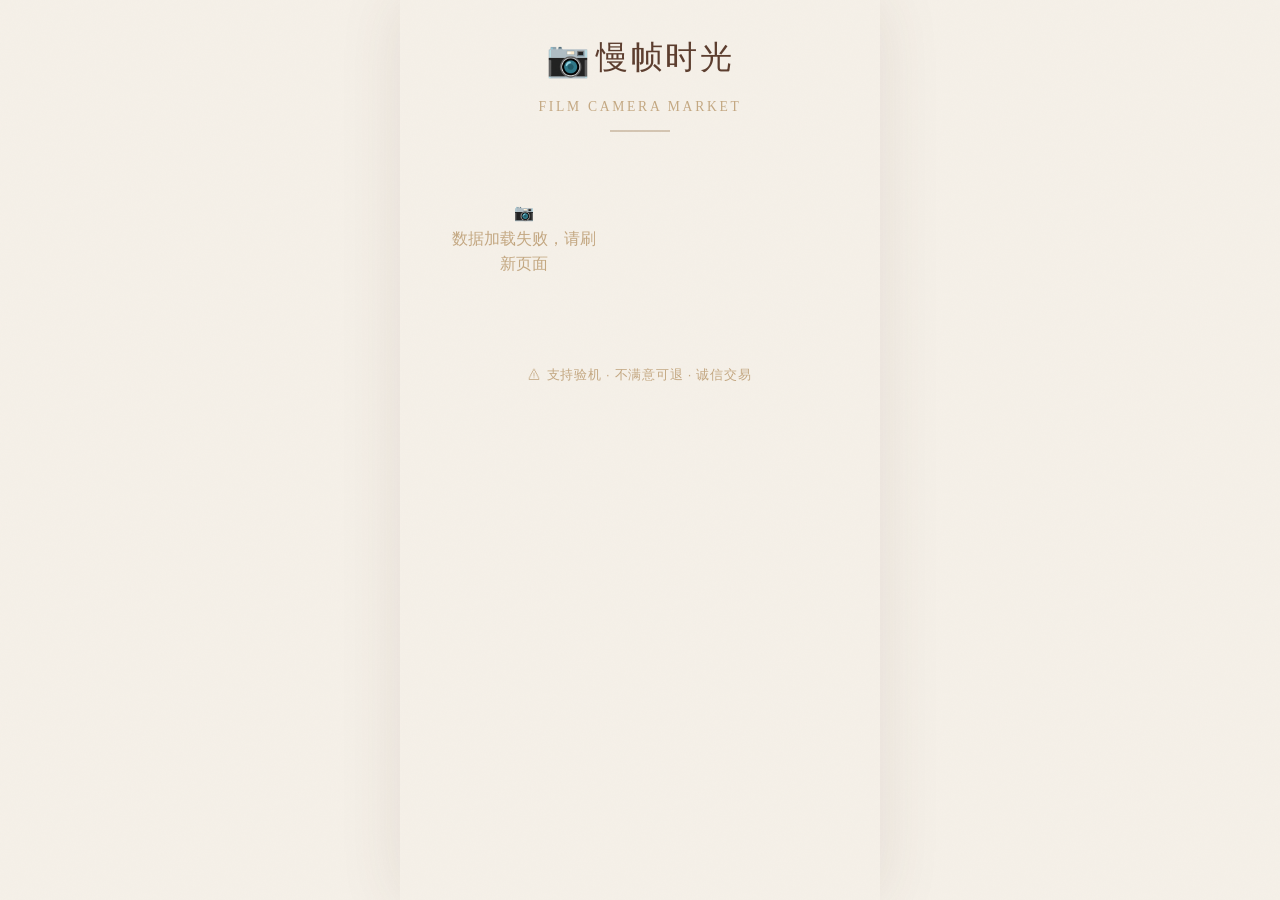
<file: index.html>
<!DOCTYPE html>
<html lang="zh-CN">
<head>
  <meta charset="UTF-8">
  <meta name="viewport" content="width=device-width, initial-scale=1.0, maximum-scale=1.0, user-scalable=no">
  <meta name="description" content="慢帧时光 — 胶片相机集市，精选二手胶片相机">
  <title>慢帧时光 film — 胶片相机集市</title>

  <link rel="stylesheet" href="css/style.css?v=20260819">
</head>
<body>

  <!-- ==============================
       Header — Logo & 网站标题
       ============================== -->
  <header class="site-header">
    <div class="site-logo">
      <span class="logo-icon">📷</span><span id="site-logo">慢帧时光</span>
    </div>
    <div class="site-subtitle" id="site-subtitle">film camera market</div>
    <hr class="header-divider">
  </header>

  <!-- ==============================
       导购问卷入口横幅（JS 动态渲染）
       ============================== -->
  <div id="quiz-banner" style="display:none"></div>

  <!-- ==============================
       问卷面板（JS 动态渲染）
       ============================== -->
  <div id="quiz-panel"></div>

  <!-- ==============================
       相机卡片列表（JS 动态渲染）
       ============================== -->
  <main class="camera-list" id="camera-list">
    <!-- 加载中占位 -->
    <div class="empty-state">📷 加载中...</div>
  </main>

  <!-- ==============================
       Footer — 底部声明
       ============================== -->
  <footer class="site-footer">
    ⚠ 支持验机 · 不满意可退 · 诚信交易
  </footer>

  <!-- ==============================
       JavaScript
       ============================== -->
  <!-- 1. 相机数据（你先改这个文件） -->
  <script src="js/cameras.js?v=20260819"></script>
  <!-- 2. 公共逻辑（渲染、轮播、复制等） -->
  <script src="js/main.js?v=20260819"></script>
</body>
</html>
</file>
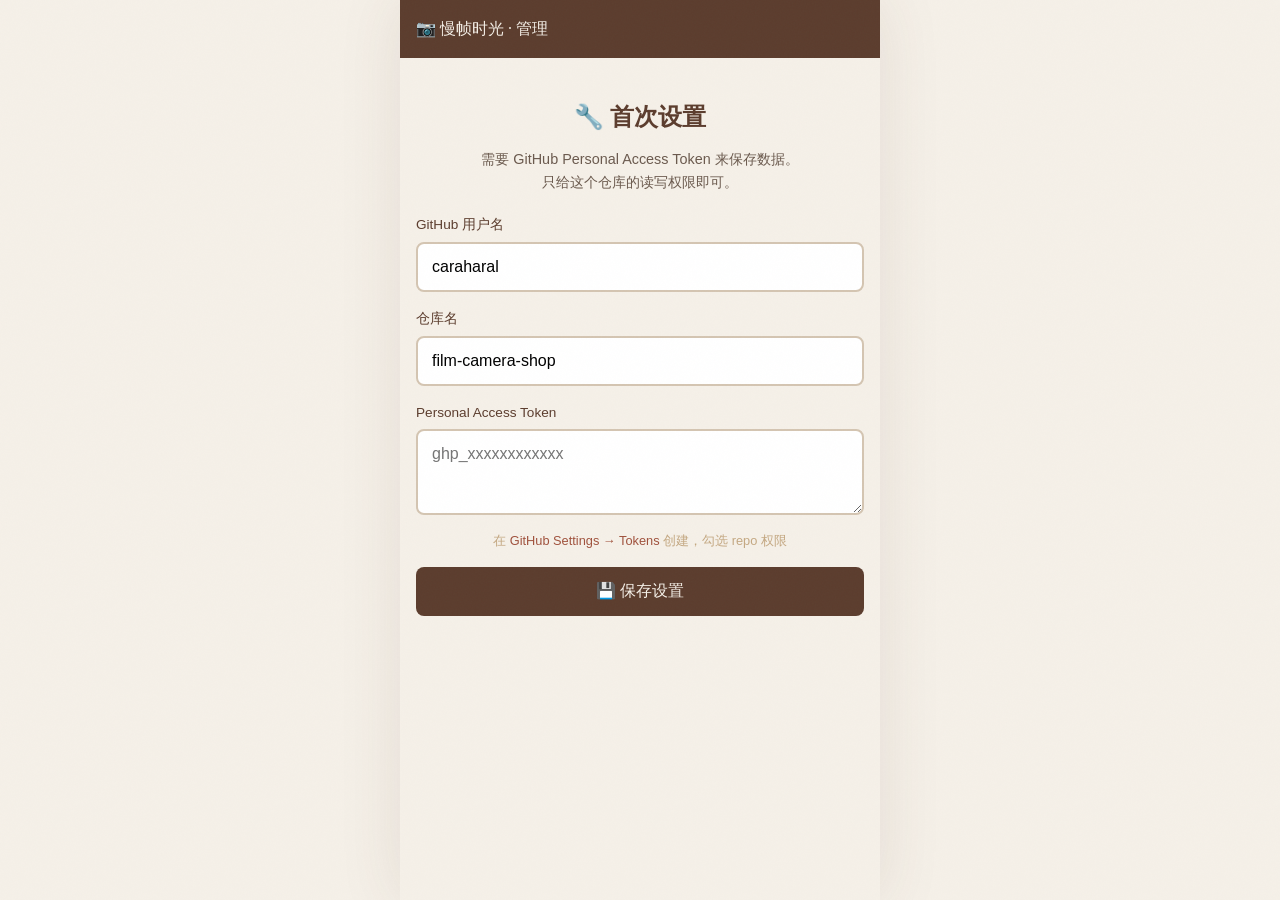
<file: admin.html>
<!DOCTYPE html>
<html lang="zh-CN">
<head>
  <meta charset="UTF-8">
  <meta name="viewport" content="width=device-width, initial-scale=1.0, maximum-scale=1.0, user-scalable=no">
  <title>管理后台 — 慢帧时光 film</title>


  <link rel="stylesheet" href="css/style.css?v=20260819">
</head>
<body>

  <!-- 顶栏 -->
  <header class="admin-header" id="admin-header">
    <div class="admin-header-left">📷 慢帧时光 · 管理</div>
    <div class="admin-header-actions" id="admin-actions" style="display:none">
      <button class="btn-admin btn-admin-preview" onclick="resetSettings()" style="background:transparent;color:#fff;border:1px solid rgba(255,255,255,0.5);margin-right:4px">🔧</button>
      <a class="btn-admin btn-admin-preview" href="index.html" target="_blank">预览</a>
      <button class="btn-admin btn-admin-publish" id="btn-publish">发布更新</button>
    </div>
  </header>

  <!-- 主内容区 -->
  <main id="admin-main"></main>

  <!-- Toast -->
  <div id="toast" class="toast"></div>

  <script src="js/cameras.js?v=20260819"></script>
  <script src="js/admin.js?v=20260819"></script>
</body>
</html>
</file>
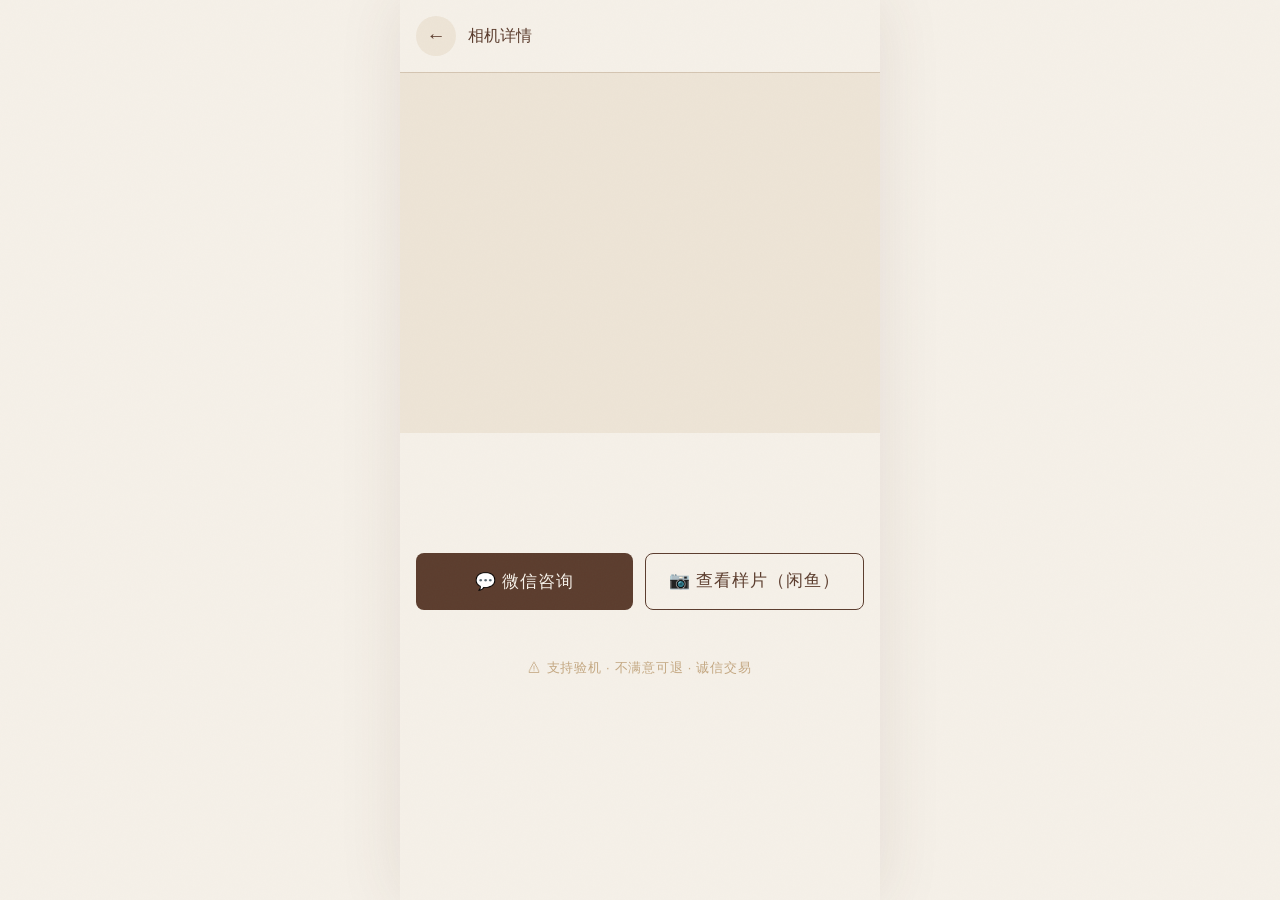
<file: detail.html>
<!DOCTYPE html>
<html lang="zh-CN">
<head>
  <meta charset="UTF-8">
  <meta name="viewport" content="width=device-width, initial-scale=1.0, maximum-scale=1.0, user-scalable=no">
  <meta name="description" content="相机详情 — 慢帧时光">
  <title>相机详情 — 慢帧时光 film</title>


  <link rel="stylesheet" href="css/style.css?v=20260819">
</head>
<body>

  <!-- ==============================
       Header — 返回按钮 + 相机名称
       ============================== -->
  <header class="detail-header">
    <a class="back-btn" href="index.html" aria-label="返回首页">←</a>
    <span class="detail-header-title" id="page-header-title">相机详情</span>
  </header>

  <!-- ==============================
       图片轮播（JS 动态渲染）
       ============================== -->
  <section class="carousel" id="carousel">
    <!-- JS 填充 -->
  </section>

  <!-- ==============================
       视频区域（无视频时自动隐藏）
       ============================== -->
  <section class="video-section" id="video-section">
    <!-- JS 填充 -->
  </section>

  <!-- ==============================
       机器信息：名称、品牌、成色
       ============================== -->
  <section class="info-section" id="info-section">
    <!-- JS 填充 -->
  </section>

  <!-- ==============================
       附件清单
       ============================== -->
  <section class="accessories-section" id="accessories-section">
    <!-- JS 填充 -->
  </section>

  <!-- ==============================
       详细描述
       ============================== -->
  <section class="description-section" id="description-section">
    <!-- JS 填充 -->
  </section>

  <!-- ==============================
       价格大字展示
       ============================== -->
  <section class="price-section" id="price-section">
    <!-- JS 填充 -->
  </section>

  <!-- ==============================
       操作按钮
       ============================== -->
  <section class="action-section">
    <button class="btn btn-wechat" id="btn-wechat">💬 微信咨询</button>
    <a class="btn btn-xianyu" id="btn-xianyu" target="_blank" rel="noopener noreferrer">📷 查看样片（闲鱼）</a>
  </section>

  <!-- ==============================
       Footer — 底部声明
       ============================== -->
  <footer class="site-footer">
    ⚠ 支持验机 · 不满意可退 · 诚信交易
  </footer>

  <!-- ==============================
       JavaScript
       ============================== -->
  <!-- 1. 相机数据 -->
  <script src="js/cameras.js?v=20260819"></script>
  <!-- 2. 公共逻辑 -->
  <script src="js/main.js?v=20260819"></script>
</body>
</html>
</file>
<file: css/style.css>
/**
 * ============================================================
 * 慢帧时光 film — 全局样式
 * 复古胶片感 · 移动端优先 · 暖色调
 * ============================================================
 */

/* ================================================================
   1. CSS 变量 & 设计令牌
   ================================================================ */
:root {
  /* 主色调 */
  --bg-cream:     #F5F0E8;   /* 页面背景 — 米白旧纸 */
  --bg-card:      #EDE4D6;   /* 卡片背景 — 浅黄褐 */
  --text-title:   #5C3D2E;   /* 标题 — 深咖 */
  --text-body:    #6B5A4E;   /* 正文 — 中褐 */
  --accent-price: #A0523D;   /* 价格强调 — 暗红/铁锈红 */
  --accent-tag:   #C4A882;   /* 成色标签 — 棕褐 */
  --border-line:  #D4C5B2;   /* 分隔线 — 浅棕 */
  --btn-primary:  #5C3D2E;   /* 主按钮 — 深咖 */
  --btn-text:     #F5F0E8;   /* 按钮文字 — 米白 */

  /* 间距 */
  --space-xs:  8px;
  --space-sm:  12px;
  --space-md:  16px;
  --space-lg:  24px;
  --space-xl:  32px;

  /* 圆角 */
  --radius-sm: 4px;
  --radius-md: 8px;
  --radius-lg: 12px;

  /* 字体 */
  --font-serif: 'Songti SC', 'STSongti', 'STSong', 'SimSun', 'Noto Serif SC', serif;
  --font-sans:  -apple-system, BlinkMacSystemFont, 'PingFang SC', 'Helvetica Neue', sans-serif;
}

/* ================================================================
   2. 基础重置
   ================================================================ */
*,
*::before,
*::after {
  box-sizing: border-box;
  margin: 0;
  padding: 0;
}

html {
  font-size: 16px;
  -webkit-text-size-adjust: 100%;
  -webkit-tap-highlight-color: transparent;
}

body {
  font-family: var(--font-sans);
  background-color: var(--bg-cream);
  color: var(--text-body);
  line-height: 1.6;
  min-height: 100vh;
  /* 页面最大宽度（移动端撑满，大屏居中） */
  max-width: 480px;
  margin: 0 auto;
  /* 噪点纹理叠层 */
  position: relative;
}

/* ================================================================
   3. 噪点/颗粒感纹理（全页叠层）
   ================================================================ */
body::after {
  content: '';
  position: fixed;
  inset: 0;
  z-index: 9999;
  pointer-events: none;
  /* SVG feTurbulence 生成的胶片颗粒噪点 */
  background-image: url('data:image/svg+xml;utf8,<svg xmlns="http://www.w3.org/2000/svg" width="200" height="200"><filter id="noise"><feTurbulence type="fractalNoise" baseFrequency="0.65" numOctaves="3" stitchTiles="stitch"/></filter><rect width="200" height="200" filter="url(%23noise)" opacity="0.5"/></svg>');
  opacity: 0.04;
}

/* ================================================================
   4. 排版
   ================================================================ */
h1, h2, h3, h4 {
  font-family: var(--font-serif);
  color: var(--text-title);
  font-weight: 600;
}

a {
  color: var(--accent-price);
  text-decoration: none;
}

img {
  display: block;
  max-width: 100%;
}

/* 图片加载失败时的占位样式 */
img:-moz-broken,
img:-moz-user-disabled {
  opacity: 0;
}
img::before {
  /* 占位：暖色背景 */
  display: block;
  content: '';
  background: var(--bg-card);
  min-height: 200px;
}

/* ================================================================
   5. 首页 — Header
   ================================================================ */
.site-header {
  text-align: center;
  padding: var(--space-xl) var(--space-md) var(--space-lg);
  position: relative;
}

.site-logo {
  font-family: var(--font-serif);
  font-size: 2rem;
  color: var(--text-title);
  letter-spacing: 0.08em;
  margin-bottom: var(--space-xs);
}

.site-logo .logo-icon {
  display: inline-block;
  font-size: 2.2rem;
  margin-right: 4px;
  vertical-align: -3px;
}

.site-subtitle {
  font-family: var(--font-serif);
  font-size: 0.85rem;
  color: var(--accent-tag);
  text-transform: uppercase;
  letter-spacing: 0.2em;
  margin-bottom: var(--space-sm);
}

.header-divider {
  display: block;
  width: 60px;
  height: 2px;
  background: var(--border-line);
  margin: var(--space-sm) auto;
  border: none;
}

/* ================================================================
   6. 首页 — 相机卡片列表
   ================================================================ */
.camera-list {
  padding: 0 var(--space-md) var(--space-xl);
}

/* 无相机时的提示 */
.empty-state {
  text-align: center;
  padding: var(--space-xl);
  color: var(--accent-tag);
  font-family: var(--font-serif);
}

/* ---- 单张卡片 ---- */
.camera-card {
  display: block;
  background: var(--bg-card);
  border-radius: var(--radius-lg);
  overflow: hidden;
  margin-bottom: var(--space-md);
  /* 冲印照片纸阴影 */
  box-shadow:
    0 2px 4px  rgba(92, 61, 46, 0.08),
    0 6px 16px rgba(92, 61, 46, 0.06);
  transition: transform 0.25s ease, box-shadow 0.25s ease;
  cursor: pointer;
}

.camera-card:hover {
  transform: translateY(-3px);
  box-shadow:
    0 4px 8px  rgba(92, 61, 46, 0.12),
    0 10px 24px rgba(92, 61, 46, 0.10);
}

.camera-card:active {
  transform: translateY(-1px);
}

.card-image-wrap {
  width: 100%;
  aspect-ratio: 4 / 3;
  overflow: hidden;
  background: var(--border-line);
  position: relative;
}

.card-image-wrap img {
  width: 100%;
  height: 100%;
  object-fit: cover;
  transition: transform 0.4s ease;
}

.camera-card:hover .card-image-wrap img {
  transform: scale(1.03);
}

.card-body {
  padding: var(--space-md);
}

.card-name {
  font-family: var(--font-serif);
  font-size: 1.2rem;
  color: var(--text-title);
  margin-bottom: 4px;
}

.card-model {
  font-size: 0.85rem;
  color: var(--accent-tag);
  margin-bottom: var(--space-sm);
}

.card-footer {
  display: flex;
  justify-content: space-between;
  align-items: center;
}

/* 成色标签 */
.condition-badge {
  display: inline-block;
  background: var(--btn-primary);
  color: #F5F0E8;
  font-size: 0.75rem;
  padding: 3px 10px;
  border-radius: 20px;
  letter-spacing: 0.04em;
  line-height: 1.4;
}

/* 价格 */
.card-price {
  font-family: var(--font-serif);
  font-size: 1.35rem;
  color: var(--accent-price);
  font-weight: 700;
}

.card-price .price-unit {
  font-size: 0.8rem;
  font-weight: 400;
}

/* ================================================================
   7. 首页 — 底部声明
   ================================================================ */
.site-footer {
  text-align: center;
  padding: var(--space-lg) var(--space-md);
  font-size: 0.8rem;
  color: var(--accent-tag);
  letter-spacing: 0.06em;
}

/* ================================================================
   8. 详情页 — 顶部导航
   ================================================================ */
.detail-header {
  display: flex;
  align-items: center;
  padding: var(--space-md);
  gap: var(--space-sm);
  position: sticky;
  top: 0;
  background: var(--bg-cream);
  z-index: 100;
  border-bottom: 1px solid var(--border-line);
}

.back-btn {
  display: flex;
  align-items: center;
  justify-content: center;
  width: 40px;
  height: 40px;
  border-radius: 50%;
  background: var(--bg-card);
  color: var(--text-title);
  font-size: 1.2rem;
  text-decoration: none;
  flex-shrink: 0;
  transition: background 0.2s;
}

.back-btn:hover {
  background: var(--border-line);
}

.detail-header-title {
  font-family: var(--font-serif);
  font-size: 1rem;
  color: var(--text-title);
  white-space: nowrap;
  overflow: hidden;
  text-overflow: ellipsis;
}

/* ================================================================
   9. 详情页 — 图片轮播
   ================================================================ */
.carousel {
  position: relative;
  width: 100%;
  aspect-ratio: 4 / 3;
  overflow: hidden;
  background: var(--bg-card);
  user-select: none;
  -webkit-user-select: none;
}

.carousel-track {
  display: flex;
  height: 100%;
  transition: transform 0.35s cubic-bezier(0.25, 0.46, 0.45, 0.94);
  will-change: transform;
}

.carousel-slide {
  flex: 0 0 100%;
  height: 100%;
}

.carousel-slide img {
  width: 100%;
  height: 100%;
  object-fit: cover;
}

/* 底部圆点指示器 */
.carousel-dots {
  position: absolute;
  bottom: 12px;
  left: 50%;
  transform: translateX(-50%);
  display: flex;
  gap: 8px;
  z-index: 10;
}

.carousel-dot {
  width: 8px;
  height: 8px;
  border-radius: 50%;
  background: rgba(255, 255, 255, 0.5);
  transition: all 0.3s ease;
}

.carousel-dot.active {
  background: #fff;
  width: 20px;
  border-radius: 4px;
}

/* 左右箭头（桌面端辅助，移动端靠滑动） */
.carousel-arrow {
  position: absolute;
  top: 50%;
  transform: translateY(-50%);
  width: 36px;
  height: 36px;
  border-radius: 50%;
  background: rgba(255, 255, 255, 0.7);
  border: none;
  color: var(--text-title);
  font-size: 1rem;
  cursor: pointer;
  z-index: 10;
  display: none; /* 移动端默认隐藏 */
  align-items: center;
  justify-content: center;
}

@media (min-width: 769px) {
  .carousel-arrow {
    display: flex;
  }
}

.carousel-arrow.prev { left: 8px; }
.carousel-arrow.next { right: 8px; }

/* ================================================================
   10. 详情页 — 视频区
   ================================================================ */
.video-section {
  padding: var(--space-md);
}

.video-section h3 {
  font-family: var(--font-serif);
  font-size: 1rem;
  color: var(--text-title);
  margin-bottom: var(--space-sm);
}

.video-section video {
  width: 100%;
  border-radius: var(--radius-md);
  background: #000;
  outline: none;
}

/* 无视频时隐藏 */
.video-section.empty {
  display: none;
}

/* ================================================================
   11. 详情页 — 机器信息
   ================================================================ */
.info-section {
  padding: 0 var(--space-md);
}

.info-name {
  font-family: var(--font-serif);
  font-size: 1.5rem;
  color: var(--text-title);
  margin-bottom: var(--space-xs);
}

.info-meta {
  display: flex;
  align-items: center;
  gap: var(--space-sm);
  margin-bottom: var(--space-md);
  flex-wrap: wrap;
}

.info-meta .condition-badge {
  font-size: 0.8rem;
  padding: 4px 12px;
}

.info-meta .meta-divider {
  color: var(--border-line);
}

.info-meta span {
  font-size: 0.85rem;
  color: var(--accent-tag);
}

/* ---- 附件清单 ---- */
.accessories-section {
  padding: var(--space-md);
}

.accessories-section h3 {
  font-family: var(--font-serif);
  font-size: 1rem;
  color: var(--text-title);
  margin-bottom: var(--space-sm);
  padding-bottom: var(--space-xs);
  border-bottom: 1px solid var(--border-line);
}

.accessories-list {
  list-style: none;
  display: grid;
  grid-template-columns: 1fr 1fr;
  gap: var(--space-xs);
}

.accessories-list li {
  font-size: 0.9rem;
  color: var(--text-body);
  padding: var(--space-xs) 0;
}

.accessories-list li::before {
  content: '✓ ';
  color: var(--accent-price);
  font-weight: bold;
}

/* ---- 详细描述 ---- */
.description-section {
  padding: 0 var(--space-md) var(--space-md);
}

.description-section h3 {
  font-family: var(--font-serif);
  font-size: 1rem;
  color: var(--text-title);
  margin-bottom: var(--space-sm);
  padding-bottom: var(--space-xs);
  border-bottom: 1px solid var(--border-line);
}

.description-section p {
  font-size: 0.92rem;
  color: var(--text-body);
  line-height: 1.8;
  text-align: justify;
}

/* ================================================================
   12. 详情页 — 价格大号展示
   ================================================================ */
.price-section {
  text-align: center;
  padding: var(--space-lg) var(--space-md) var(--space-md);
}

.price-tag {
  font-family: var(--font-serif);
  font-size: 2.4rem;
  font-weight: 700;
  color: var(--accent-price);
  letter-spacing: 0.02em;
}

.price-tag .currency {
  font-size: 1.2rem;
  font-weight: 400;
}

/* ================================================================
   13. 详情页 — 操作按钮
   ================================================================ */
.action-section {
  padding: 0 var(--space-md) var(--space-lg);
  display: flex;
  flex-direction: column;
  gap: var(--space-sm);
}

.btn {
  display: block;
  width: 100%;
  padding: 14px;
  border: none;
  border-radius: var(--radius-md);
  font-size: 1.05rem;
  font-family: var(--font-serif);
  letter-spacing: 0.06em;
  cursor: pointer;
  text-align: center;
  text-decoration: none;
  box-sizing: border-box;
  transition: opacity 0.2s, transform 0.15s;
}

.btn:active {
  transform: scale(0.98);
}

/* 微信咨询 — 主按钮 */
.btn-wechat {
  background: var(--btn-primary);
  color: var(--btn-text);
}

.btn-wechat:hover {
  opacity: 0.9;
}

/* 查看样片 — 次按钮 */
.btn-xianyu {
  background: transparent;
  color: var(--btn-primary);
  border: 1.5px solid var(--btn-primary);
}

.btn-xianyu:hover {
  background: var(--bg-card);
}

/* ================================================================
   14. Toast 提示
   ================================================================ */
.toast {
  position: fixed;
  bottom: 100px;
  left: 50%;
  transform: translateX(-50%) translateY(120px);
  background: var(--text-title);
  color: var(--bg-cream);
  padding: 12px 24px;
  border-radius: 24px;
  font-size: 0.9rem;
  font-family: var(--font-sans);
  white-space: nowrap;
  opacity: 0;
  transition: transform 0.35s cubic-bezier(0.25, 0.46, 0.45, 0.94),
              opacity 0.3s ease;
  z-index: 10001;
  pointer-events: none;
  box-shadow: 0 4px 16px rgba(0,0,0,0.15);
}

.toast.show {
  opacity: 1;
  transform: translateX(-50%) translateY(0);
}

/* ================================================================
   15. 错误页面
   ================================================================ */
.error-state {
  text-align: center;
  padding: 80px var(--space-md);
}

.error-state .error-icon {
  font-size: 4rem;
  margin-bottom: var(--space-md);
}

.error-state h2 {
  font-family: var(--font-serif);
  color: var(--text-title);
  margin-bottom: var(--space-sm);
}

.error-state p {
  color: var(--accent-tag);
  margin-bottom: var(--space-lg);
}

.error-state .btn {
  display: inline-block;
  width: auto;
  padding: 12px 32px;
}

/* ================================================================
   16. 响应式微调
   ================================================================ */

/* 超小屏 (< 360px) */
@media (max-width: 359px) {
  .site-logo { font-size: 1.6rem; }
  .card-name { font-size: 1.05rem; }
  .card-price { font-size: 1.15rem; }
  .price-tag { font-size: 2rem; }
}

/* 平板及以上 (>= 768px) */
@media (min-width: 768px) {
  body {
    /* 大屏上加一点页面边框阴影 */
    box-shadow: 0 0 60px rgba(92, 61, 46, 0.1);
  }

  .camera-list {
    display: grid;
    grid-template-columns: 1fr 1fr;
    gap: var(--space-md);
  }

  .camera-card {
    margin-bottom: 0;
  }

  .accessories-list {
    grid-template-columns: 1fr 1fr 1fr;
  }

  .action-section {
    flex-direction: row;
  }

  .btn {
    flex: 1;
  }
}

/* ================================================================
   17. 导购问卷 — 入口横幅
   ================================================================ */

.quiz-banner {
  display: flex;
  align-items: center;
  justify-content: space-between;
  margin: 0 var(--space-md) var(--space-md);
  padding: 14px 18px;
  background: linear-gradient(135deg, #5C3D2E 0%, #7B5B3A 100%);
  border-radius: var(--radius-lg);
  color: #F5F0E8;
  cursor: pointer;
  transition: transform 0.2s, box-shadow 0.2s;
  box-shadow: 0 2px 12px rgba(92, 61, 46, 0.2);
}

.quiz-banner:active {
  transform: scale(0.98);
}

.quiz-banner-text {
  display: flex;
  align-items: center;
  gap: 10px;
  font-size: 1rem;
  font-family: var(--font-serif);
}

.quiz-banner-icon {
  font-size: 1.4rem;
}

.quiz-banner-arrow {
  font-size: 1.2rem;
  opacity: 0.7;
}

/* ================================================================
   18. 导购问卷 — 弹窗 / 面板
   ================================================================ */

.quiz-overlay {
  position: fixed;
  inset: 0;
  background: rgba(0, 0, 0, 0.5);
  z-index: 10000;
  display: flex;
  align-items: flex-end;
  justify-content: center;
  animation: quizFadeIn 0.25s ease;
}

@keyframes quizFadeIn {
  from { opacity: 0; }
  to   { opacity: 1; }
}

.quiz-card {
  background: var(--bg-cream);
  border-radius: 20px 20px 0 0;
  width: 100%;
  max-width: 480px;
  max-height: 90vh;
  display: flex;
  flex-direction: column;
  animation: quizSlideUp 0.3s cubic-bezier(0.25, 0.46, 0.45, 0.94);
  box-shadow: 0 -4px 24px rgba(0, 0, 0, 0.15);
}

@keyframes quizSlideUp {
  from { transform: translateY(100%); }
  to   { transform: translateY(0); }
}

.quiz-card-results {
  max-height: 85vh;
}

.quiz-header {
  padding: 20px var(--space-md) 12px;
  border-bottom: 1px solid var(--border-line);
  position: relative;
}

.quiz-close {
  position: absolute;
  top: 12px;
  right: 12px;
  width: 36px;
  height: 36px;
  border-radius: 50%;
  border: none;
  background: var(--bg-card);
  color: var(--text-body);
  font-size: 1rem;
  cursor: pointer;
  display: flex;
  align-items: center;
  justify-content: center;
}

.quiz-title {
  font-family: var(--font-serif);
  font-size: 1.2rem;
  color: var(--text-title);
  text-align: center;
  margin-bottom: 12px;
}

/* 步骤指示器 */
.quiz-steps {
  display: flex;
  justify-content: center;
  gap: 8px;
}

.quiz-step-indicator-dot {
  width: 28px;
  height: 28px;
  border-radius: 50%;
  background: var(--bg-card);
  color: var(--accent-tag);
  font-size: 0.75rem;
  display: flex;
  align-items: center;
  justify-content: center;
  transition: all 0.3s ease;
  font-weight: 600;
}

.quiz-step-indicator-dot.active {
  background: var(--btn-primary);
  color: var(--btn-text);
  transform: scale(1.15);
}

.quiz-step-indicator-dot.done {
  background: var(--accent-price);
  color: #fff;
}

/* 问卷正文 */
.quiz-body {
  padding: 24px var(--space-md);
  flex: 1;
  overflow-y: auto;
}

.quiz-question {
  font-family: var(--font-serif);
  font-size: 1.1rem;
  color: var(--text-title);
  text-align: center;
  margin-bottom: 20px;
  line-height: 1.6;
}

.quiz-options {
  display: flex;
  flex-direction: column;
  gap: 10px;
}

.quiz-option {
  display: block;
  width: 100%;
  padding: 16px 18px;
  border: 2px solid var(--border-line);
  border-radius: var(--radius-md);
  background: #fff;
  color: var(--text-title);
  font-size: 1rem;
  font-family: var(--font-sans);
  text-align: center;
  cursor: pointer;
  transition: all 0.2s ease;
  -webkit-tap-highlight-color: transparent;
}

.quiz-option:active {
  transform: scale(0.98);
}

.quiz-option.selected {
  border-color: var(--btn-primary);
  background: #F5EFE6;
  color: var(--btn-primary);
  font-weight: 600;
}

/* 问卷底部 */
.quiz-footer {
  padding: 12px var(--space-md) 24px;
  display: flex;
  gap: var(--space-sm);
}

.btn-quiz-back {
  flex: 0 0 auto;
  padding: 14px 20px;
  background: transparent;
  color: var(--text-body);
  border: 1.5px solid var(--border-line);
  border-radius: var(--radius-md);
  font-size: 0.95rem;
  cursor: pointer;
  display: inline-flex;
  align-items: center;
  justify-content: center;
  font-family: var(--font-sans);
}

.btn-quiz-next {
  flex: 1;
  padding: 14px;
  background: var(--btn-primary);
  color: var(--btn-text);
  border: none;
  border-radius: var(--radius-md);
  font-size: 1rem;
  font-family: var(--font-serif);
  letter-spacing: 0.04em;
  cursor: pointer;
}

/* 推荐结果 */
.quiz-results {
  display: flex;
  flex-direction: column;
  gap: 12px;
}

.quiz-result-item {
  position: relative;
}

.quiz-result-label {
  position: absolute;
  top: -8px;
  left: 12px;
  z-index: 10;
  background: var(--accent-price);
  color: #fff;
  font-size: 0.75rem;
  padding: 3px 10px;
  border-radius: 12px;
  font-weight: 600;
}

/* ================================================================
   19. 管理后台 admin.html 样式
   ================================================================ */

.admin-header {
  background: var(--btn-primary);
  color: var(--btn-text);
  padding: var(--space-md);
  display: flex;
  align-items: center;
  justify-content: space-between;
  position: sticky;
  top: 0;
  z-index: 100;
}

.admin-header-left {
  font-family: var(--font-serif);
  font-size: 1rem;
}

.admin-header-actions {
  display: flex;
  gap: 8px;
}

.btn-admin {
  padding: 8px 16px;
  border: none;
  border-radius: 20px;
  font-size: 0.85rem;
  cursor: pointer;
  font-family: var(--font-sans);
  white-space: nowrap;
}

.btn-admin-publish {
  background: #fff;
  color: var(--btn-primary);
  font-weight: 600;
}

.btn-admin-preview {
  background: transparent;
  color: #fff;
  border: 1px solid rgba(255,255,255,0.5);
}

/* 设置区 */
.admin-setup {
  padding: 40px var(--space-md);
  text-align: center;
}

.admin-setup h2 {
  font-family: var(--font-serif);
  color: var(--text-title);
  margin-bottom: 12px;
}

.admin-setup p {
  color: var(--text-body);
  margin-bottom: 20px;
  font-size: 0.9rem;
  line-height: 1.6;
}

.admin-setup label {
  display: block;
  font-size: 0.85rem;
  color: var(--text-title);
  margin-bottom: 6px;
  text-align: left;
}

.admin-setup input,
.admin-setup textarea {
  width: 100%;
  padding: 14px;
  border: 2px solid var(--border-line);
  border-radius: var(--radius-md);
  font-size: 1rem;
  font-family: var(--font-sans);
  margin-bottom: 16px;
  background: #fff;
  -webkit-appearance: none;
}

.admin-setup input:focus,
.admin-setup textarea:focus {
  border-color: var(--btn-primary);
  outline: none;
}

.btn-save-token {
  width: 100%;
  padding: 14px;
  background: var(--btn-primary);
  color: var(--btn-text);
  border: none;
  border-radius: var(--radius-md);
  font-size: 1rem;
  font-family: var(--font-serif);
  cursor: pointer;
}

/* 相机列表管理 */
.admin-camera-list {
  padding: var(--space-md);
}

.admin-add-btn {
  display: flex;
  align-items: center;
  justify-content: center;
  width: 100%;
  padding: 16px;
  border: 2px dashed var(--border-line);
  border-radius: var(--radius-md);
  background: transparent;
  color: var(--accent-tag);
  font-size: 1.05rem;
  cursor: pointer;
  margin-bottom: var(--space-md);
  gap: 8px;
  font-family: var(--font-sans);
}

.admin-add-btn:active {
  background: var(--bg-card);
}

.admin-camera-item {
  background: #fff;
  border-radius: var(--radius-md);
  padding: var(--space-md);
  margin-bottom: var(--space-sm);
  display: flex;
  justify-content: space-between;
  align-items: center;
  box-shadow: 0 1px 4px rgba(0,0,0,0.06);
  cursor: pointer;
}

.admin-camera-item:active {
  background: var(--bg-card);
}

.admin-camera-info {
  flex: 1;
  min-width: 0;
}

.admin-camera-info .name {
  font-weight: 600;
  color: var(--text-title);
  font-size: 1rem;
}

.admin-camera-info .meta {
  font-size: 0.8rem;
  color: var(--accent-tag);
  margin-top: 2px;
}

.admin-camera-actions {
  display: flex;
  gap: 4px;
}

.btn-admin-sm {
  width: 40px;
  height: 40px;
  border-radius: 50%;
  border: none;
  font-size: 1rem;
  cursor: pointer;
  display: flex;
  align-items: center;
  justify-content: center;
}

.btn-admin-edit {
  background: var(--bg-card);
  color: var(--text-title);
}

.btn-admin-delete {
  background: #FEE;
  color: #C44;
}

/* 编辑表单弹窗 */
.admin-form-overlay {
  position: fixed;
  inset: 0;
  background: rgba(0,0,0,0.5);
  z-index: 10000;
  display: flex;
  align-items: flex-end;
  justify-content: center;
}

.admin-form-card {
  background: var(--bg-cream);
  border-radius: 20px 20px 0 0;
  width: 100%;
  max-width: 480px;
  max-height: 90vh;
  display: flex;
  flex-direction: column;
  animation: quizSlideUp 0.3s ease;
}

.admin-form-header {
  padding: var(--space-md);
  border-bottom: 1px solid var(--border-line);
  display: flex;
  justify-content: space-between;
  align-items: center;
}

.admin-form-header h3 {
  font-family: var(--font-serif);
  color: var(--text-title);
}

.admin-form-body {
  flex: 1;
  overflow-y: auto;
  padding: var(--space-md);
}

.admin-form-body label {
  display: block;
  font-size: 0.85rem;
  color: var(--text-title);
  font-weight: 600;
  margin-bottom: 6px;
  margin-top: 14px;
}

.admin-form-body label:first-child {
  margin-top: 0;
}

.admin-form-body input,
.admin-form-body textarea,
.admin-form-body select {
  width: 100%;
  padding: 12px 14px;
  border: 2px solid var(--border-line);
  border-radius: var(--radius-md);
  font-size: 1rem;
  font-family: var(--font-sans);
  background: #fff;
  -webkit-appearance: none;
  margin-bottom: 4px;
}

.admin-form-body input:focus,
.admin-form-body textarea:focus,
.admin-form-body select:focus {
  border-color: var(--btn-primary);
  outline: none;
}

.admin-form-body textarea {
  min-height: 80px;
  resize: vertical;
}

.admin-form-body select {
  background-image: url('data:image/svg+xml;utf8,<svg xmlns="http://www.w3.org/2000/svg" width="12" height="8"><path d="M1 1l5 5 5-5" stroke="%236B5A4E" stroke-width="2" fill="none"/></svg>');
  background-repeat: no-repeat;
  background-position: right 14px center;
  padding-right: 36px;
}

/* 图片上传区 */
.admin-images-preview {
  display: flex;
  gap: 8px;
  flex-wrap: wrap;
  margin-bottom: 8px;
}

.admin-image-thumb {
  width: 80px;
  height: 80px;
  border-radius: var(--radius-sm);
  background: var(--bg-card);
  background-size: cover;
  background-position: center;
  position: relative;
}

.admin-image-thumb .remove-img {
  position: absolute;
  top: -6px;
  right: -6px;
  width: 22px;
  height: 22px;
  border-radius: 50%;
  background: #C44;
  color: #fff;
  border: none;
  font-size: 0.75rem;
  cursor: pointer;
  display: flex;
  align-items: center;
  justify-content: center;
}

/* 图片排序按钮 */
.img-order-btn {
  position: absolute;
  left: 2px;
  width: 18px;
  height: 16px;
  border: none;
  border-radius: 3px;
  background: rgba(0,0,0,0.5);
  color: #fff;
  font-size: 0.5rem;
  cursor: pointer;
  display: flex;
  align-items: center;
  justify-content: center;
  line-height: 1;
  padding: 0;
}
.img-order-up   { top: 2px; }
.img-order-down { bottom: 2px; }

/* 封面选择 */
.img-cover-btn {
  position: absolute;
  right: 2px;
  bottom: 2px;
  width: 22px;
  height: 18px;
  border: none;
  border-radius: 3px;
  background: rgba(0,0,0,0.5);
  color: #FFD54F;
  font-size: 0.7rem;
  cursor: pointer;
  display: flex;
  align-items: center;
  justify-content: center;
  line-height: 1;
  padding: 0;
}
.img-cover-badge {
  position: absolute;
  right: 2px;
  bottom: 2px;
  background: #FFD54F;
  color: #5C3D2E;
  font-size: 0.55rem;
  font-weight: 700;
  padding: 2px 5px;
  border-radius: 3px;
  line-height: 1;
}

.admin-image-add {
  width: 80px;
  height: 80px;
  border-radius: var(--radius-sm);
  border: 2px dashed var(--border-line);
  background: transparent;
  color: var(--accent-tag);
  font-size: 1.5rem;
  cursor: pointer;
  display: flex;
  align-items: center;
  justify-content: center;
}

/* 视频上传 */
.admin-video-current {
  display: flex;
  align-items: center;
  gap: 8px;
  padding: 8px 12px;
  background: var(--bg-card);
  border-radius: var(--radius-sm);
  margin-bottom: 8px;
  font-size: 0.85rem;
  color: var(--text-body);
}

.admin-video-current .remove-video {
  margin-left: auto;
  background: none;
  border: none;
  color: #C44;
  font-size: 1.2rem;
  cursor: pointer;
}

/* checkbox 组 */
.admin-checkbox-group {
  display: flex;
  flex-wrap: wrap;
  gap: 8px;
}

.admin-checkbox-group label {
  display: flex;
  align-items: center;
  gap: 6px;
  font-weight: 400;
  font-size: 0.9rem;
  background: #fff;
  border: 2px solid var(--border-line);
  border-radius: 20px;
  padding: 8px 14px;
  cursor: pointer;
  margin-top: 0;
  transition: all 0.2s;
}

.admin-checkbox-group label:has(input:checked) {
  border-color: var(--btn-primary);
  background: #F5EFE6;
  color: var(--btn-primary);
}

.admin-checkbox-group input[type="checkbox"] {
  width: auto;
  margin: 0;
}

/* 表单提交 */
.admin-form-footer {
  padding: var(--space-md);
  border-top: 1px solid var(--border-line);
  display: flex;
  gap: var(--space-sm);
}

.admin-form-footer .btn {
  flex: 1;
}

.btn-admin-delete-big {
  background: #C44;
  color: #fff;
}

/* Toast 状态颜色 */
.toast.success { background: #4CAF50; }
.toast.error   { background: #C44; }

/* 加载中 */
.admin-saving {
  position: fixed;
  inset: 0;
  background: rgba(0,0,0,0.3);
  z-index: 10001;
  display: flex;
  align-items: center;
  justify-content: center;
}

.admin-saving-inner {
  background: #fff;
  padding: 24px 32px;
  border-radius: var(--radius-lg);
  text-align: center;
  font-family: var(--font-serif);
  color: var(--text-title);
}

.admin-saving-spinner {
  display: inline-block;
  width: 32px;
  height: 32px;
  border: 3px solid var(--border-line);
  border-top-color: var(--btn-primary);
  border-radius: 50%;
  animation: spin 0.8s linear infinite;
  margin-bottom: 8px;
}

@keyframes spin {
  to { transform: rotate(360deg); }
}

/* 发布成功页 */
.admin-publish-success {
  text-align: center;
  padding: 60px var(--space-md);
}

.admin-publish-success .icon {
  font-size: 4rem;
  margin-bottom: var(--space-md);
}

.admin-publish-success h2 {
  font-family: var(--font-serif);
  color: var(--text-title);
  margin-bottom: 8px;
}

.admin-publish-success p {
  color: var(--text-body);
  margin-bottom: var(--space-lg);
  line-height: 1.6;
}
</file>
